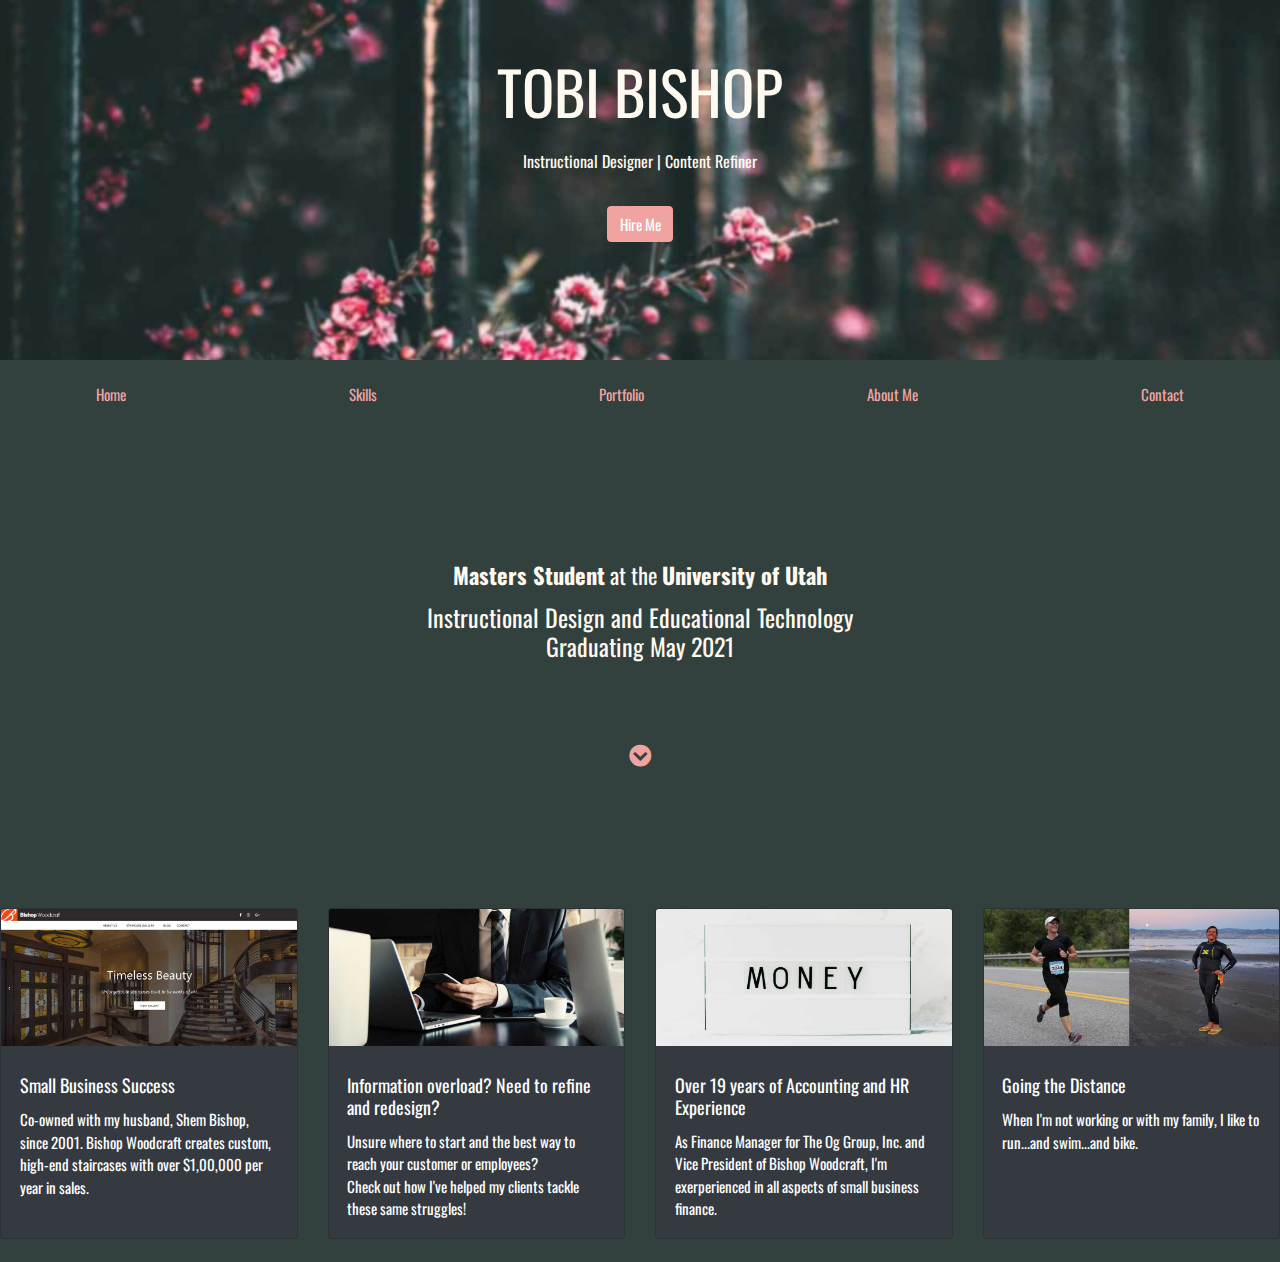
<file: index.html>
<!DOCTYPE html>
<html lang="en">
	<head>
		<!-- Required meta tags -->
		<meta charset="utf-8" />
		<meta name="viewport" content="width=device-width, initial-scale=1, shrink-to-fit=no" />

		<!-- Bootstrap CSS -->
		<link
			rel="stylesheet"
			href="https://stackpath.bootstrapcdn.com/bootstrap/4.4.1/css/bootstrap.min.css"
			integrity="sha384-Vkoo8x4CGsO3+Hhxv8T/Q5PaXtkKtu6ug5TOeNV6gBiFeWPGFN9MuhOf23Q9Ifjh"
			crossorigin="anonymous"
		/>
		<!-- W3 -->
		<link rel="stylesheet" href="https://www.w3schools.com/w3css/4/w3.css" />
		<link rel="stylesheet" href="https://fonts.googleapis.com/css?family=Oswald" />
		<link rel="stylesheet" href="https://fonts.googleapis.com/css?family=Open Sans" />
		<link rel="stylesheet" href="https://cdnjs.cloudflare.com/ajax/libs/font-awesome/4.7.0/css/font-awesome.min.css" />

		<!-- FontAwesome CSS -->
		<link rel="stylesheet" href="https://cdnjs.cloudflare.com/ajax/libs/font-awesome/5.11.2/css/all.min.css" />

		<!-- Google Fonts -->
		<link href="https://fonts.googleapis.com/css?family=Comfortaa|Montserrat|Roboto&display=swap" rel="stylesheet" />
		<link href="https://fonts.googleapis.com/css?family=Kristi&display=swap" rel="stylesheet" />

		<!-- Main Stylesheet -->
		<!--This isn't connecting to my file for some reason-->
		<link rel="stylesheet" href="css/style.css" />

		<style>
			h1,
			h2,
			h3,
			h4,
			h5,
			h6,
			a {
				font-family: "Oswald";
			}
			body {
				font-family: "Oswald";
			}
            
		</style>

		
		<title>Tobi Bishop</title>
	</head>

	<body>
        <!--Hero Image ?-->
		<div class="hero-image">
			<div class="hero-text" style="color: floralwhite">
                <div class="row justify-content-center align-items-center" height="50vh;">
                    <h1>TOBI BISHOP</h1>
                </div>
                 <div class="row justify-content-center align-items-center">
                    <h6>Instructional Designer | Content Refiner</h6>
                </div>
                <div class="row justify-content-around">
				        <a id="hire_me" class="btn btn-info" href="#contact">Hire Me</a>
				</div>
            </div>
		  </div>

		<div id="nav_bar" style="height: 7vh;">
			<div class="row justify-content-around align-items-end" style="height: 5vh;">
				<div>
					<a href="index.html" h4>Home</a>
				</div>
				<div>
					<a href="skills.html" h4>Skills</a>
				</div>
				<div>
					<a href="portfolio.html" h4>Portfolio</a>
				</div>
                <div>
					<a href="mystory.html" h4>About Me</a>
				</div>
				<div>
					<a href="contact.html" h4>Contact</a>
				</div>
			</div>
		</div>

    <div id="purpose">
        <div class="row justify-content-center align-items-center" style="height: 45vh">
            <div class="col">
                <strong>Masters Student</strong> at the <strong>University of Utah</strong><br>
                <h3>Instructional Design and Educational Technology<br>
                Graduating May 2021</h3><br><br>
                <a href="#cards">
                <i id="chevron" class="fas fa-chevron-circle-down"></i>
                </a>
            </div>
        </div>
    </div>
        
    <!--Cards-->    
    <div id="cards">
    <div class="row row-cols-1 row-cols-md-4">
        <div class="col mb-4">
            <a href="https://bishopwoodcraft.com/" target="_blank">

            <div class="card h-100 bg-dark text-white">
                <img src="img/Bishop-Woodcraft.jpg" class="card-img-top" alt="www.bishopwoodcraft.com">
            
            <div class="card-body">
                <h5 class="card-title">Small Business Success</h5>
                <p class="card-text">Co-owned with my husband, Shem Bishop, since 2001. Bishop Woodcraft creates custom, high-end staircases with over $1,00,000 per year in sales.</p>
            </div>
            </div></a>
        </div>
        
        <div class="col mb-4">
            <div id="card">
            <a href="portfolio.html">
            <div class="card h-100 bg-dark text-white">
              <img src="img/man-working.jpg" class="card-img-top" alt="man working on computer">
            
            <div class="card-body">
                <a href="portfolio.html">
                    <h5 class="card-title">Information overload? Need to refine and redesign?</h5>
                <p class="card-text">Unsure where to start and the best way to reach your customer or employees?<br> Check out how I've helped my clients tackle these same struggles!</p></a>
            </div>
            </div></a>
            </div>
        </div>
    
        <div class="col mb-4">
            <a href="skills.html">
            <div class="card h-100 bg-dark text-white">
                <img src="img/money-sign-2.jpg" class="card-img-top" alt="Accounting">
            
            <div class="card-body">
            <h5 class="card-title">Over 19 years of Accounting and HR Experience</h5>
            <p class="card-text">As Finance Manager for The Og Group, Inc. and Vice President of Bishop Woodcraft, I'm exerperienced in all aspects of small business finance.</p>
            </div>
            </div></a>
        </div>
        
        <div class="col mb-4">
        <a href="mystory.html">
            <div class="card h-100 bg-dark text-white">
                <img src="img/sports.jpg" class="card-img-top" alt="Running and swimming">
            
            <div class="card-body">
                <h5 class="card-title">Going the Distance</h5>
                <p class="card-text">When I'm not working or with my family, I like to run...and swim...and bike.</p>
            </div>
            </div></a>
        </div>
    </div>
    </div>
    </body>
<!--Old landing page
		<div id="sec_body">
			<div class="row justify-content-center align-items-start no-gutters" style="height: 43vh;">
                <div class="col-8 col-md-10">
					<div id="body_left">
                        Masters Student at the University of Utah<br>
                        Instructional Design and Educational Technology - Graduating May 2021<br><br>
                        Co-owner, with husband, of <a href="https://bishopwoodcraft.com/" target="_blank">Bishop Woodcraft - building custom staircases since 2001</a><br><br>
                        Over 19 years of HR and Accounting experience<br><br> 
                    </div>
                    
                    <div id="ques_sidebar">
					   <div class="col align-self-end">
						<strong>Information overload?</strong>
					   </div><br>
					   <div class="col align-self-start">
						<strong>Need to refine and redesign?</strong>
					   </div><br>
					   <div class="col align-self-start">
						<strong>Looking for focus and advancement?</strong>
					   </div><br>
                        <div class="col align-self-start">
						Check out how I've helped my clients tackle these same struggles!
					   </div><br>  
                        <div class="row justify-content-around">
				        <a id="click_here" class="btn btn-dark" href="#portfolio">Click Here!</a>
				        </div>
                    </div>
                    
                    <div id="social_media">
                        <div class="col justify-content-around">
                            Connect with me on social media</div><br><br> 
                            <button type="button" class="btn btn-light">Facebook</button>
                            <button type="button" class="btn btn-light">Instagram</button>
                            <button type="button" class="btn btn-light">LinkedIn</button>
                        
                    </div>
                    
				</div>
                
				<div class="col-4 col-md-2">
                    <div id="headshot">
                        <img src="img/headshot-3.jpg" width="100%" height="auto" alt="Tobi Bishop headshot" />              
                     </div>
                    
                    
				</div>
                
            </div>
            
            <div class="row justify-content-center align-items-start" >
                <div class="col-8">
                   
                </div>

 
			</div>	
        </div>
	</body>
-->
	<!--Old code...saving just in case
            <div class="row justify-content-center align-items-end" style="height: 70vh;">
                <div class="col-6">
                    <h6>Master student at the University of Utah</h6>
                    <h6>Small business owner</h6>
                    <h6>Mother of six</h6>
                </div>
                <div class="col-4">
                 
                </div>
            </div>
		</div><br>
        
        
		<nav id="sec_nav">
            <h2>Take a look at...</h2>
			<ul>
                <li><a href="#sec_work">My Work</a></li>
				<li><a href="#sec_skills">My Skills</a></li>
				<li><a href="#sec_story">The Backstory<a></li>
				<li><a href="contact.html" target="_blank" class="btn btn-info" href="contact.html" role="button" target="_blank">Contact Info</a></li>
			</ul>
		</nav>
        
	    <br>
        <br>
		<div id="sec_work">
			
			<h1>My Work</h1>
              <small><a href="#sec_lan">Back to Top</a></small>
			<h4>Habit Finder(TM) Asessment Training</h4>
			<p class="par_work">
				Redesign of Habit Finder(TM) Assessment Training implementing learning theory principles and user needs. 
                <br><br>
                Programs used: Microsoft Word, Adobe Photoshop
			</p>
            <h4>Graduate Research Resources</h4>
            <p class="par_work">
				Current Project: Learning module to present College of Education librarian Donna Ziegenfuss's "5 Strategies for Graduate Research."
			</p>
		</div>
		
        <br><br>
        <div id="sec_skills">
			
			<h1>My Skills</h1>
              <small><a href="#sec_lan">Back to Top</a></small>
			<p>
				Lorem ipsum dolor sit amet, consectetur adipiscing elit, sed do eiusmod tempor incididunt ut labore et dolore magna aliqua. Ut enim ad minim veniam,
				quis nostrud exercitation ullamco laboris nisi ut aliquip ex ea commodo consequat. Duis aute irure dolor in reprehenderit in voluptate velit esse
				cillum dolore eu fugiat nulla pariatur.
			</p>
		</div>
        
        <br><br>
        <div id="sec_story">
			
			<h1>The Backstory</h1>
              <small><a href="#sec_lan">Back to Top</a></small><br>
			<img src=http://placekitten.com/200/300 alt="Tobi Bishop headshot" height="300" width="auto" />
			<p>
				
                Photo by Lisa Fotios from Pexels
                
                Photo by Louis from Pexels


                Lorem ipsum dolor sit amet, consectetur adipiscing elit, sed do eiusmod tempor incididunt ut labore et dolore magna aliqua. Ut enim ad minim veniam,
				quis nostrud exercitation ullamco laboris nisi ut aliquip ex ea commodo consequat. Duis aute irure dolor in reprehenderit in voluptate velit esse
				cillum dolore eu fugiat nulla pariatur.
			</p>
		</div> -->

	<script
		src="https://code.jquery.com/jquery-3.4.1.slim.min.js"
		integrity="sha384-J6qa4849blE2+poT4WnyKhv5vZF5SrPo0iEjwBvKU7imGFAV0wwj1yYfoRSJoZ+n"
		crossorigin="anonymous"
	></script>
	<script
		src="https://cdn.jsdelivr.net/npm/popper.js@1.16.0/dist/umd/popper.min.js"
		integrity="sha384-Q6E9RHvbIyZFJoft+2mJbHaEWldlvI9IOYy5n3zV9zzTtmI3UksdQRVvoxMfooAo"
		crossorigin="anonymous"
	></script>
	<script
		src="https://stackpath.bootstrapcdn.com/bootstrap/4.4.1/js/bootstrap.min.js"
		integrity="sha384-wfSDF2E50Y2D1uUdj0O3uMBJnjuUD4Ih7YwaYd1iqfktj0Uod8GCExl3Og8ifwB6"
		crossorigin="anonymous"
	></script>
</html>
</file>
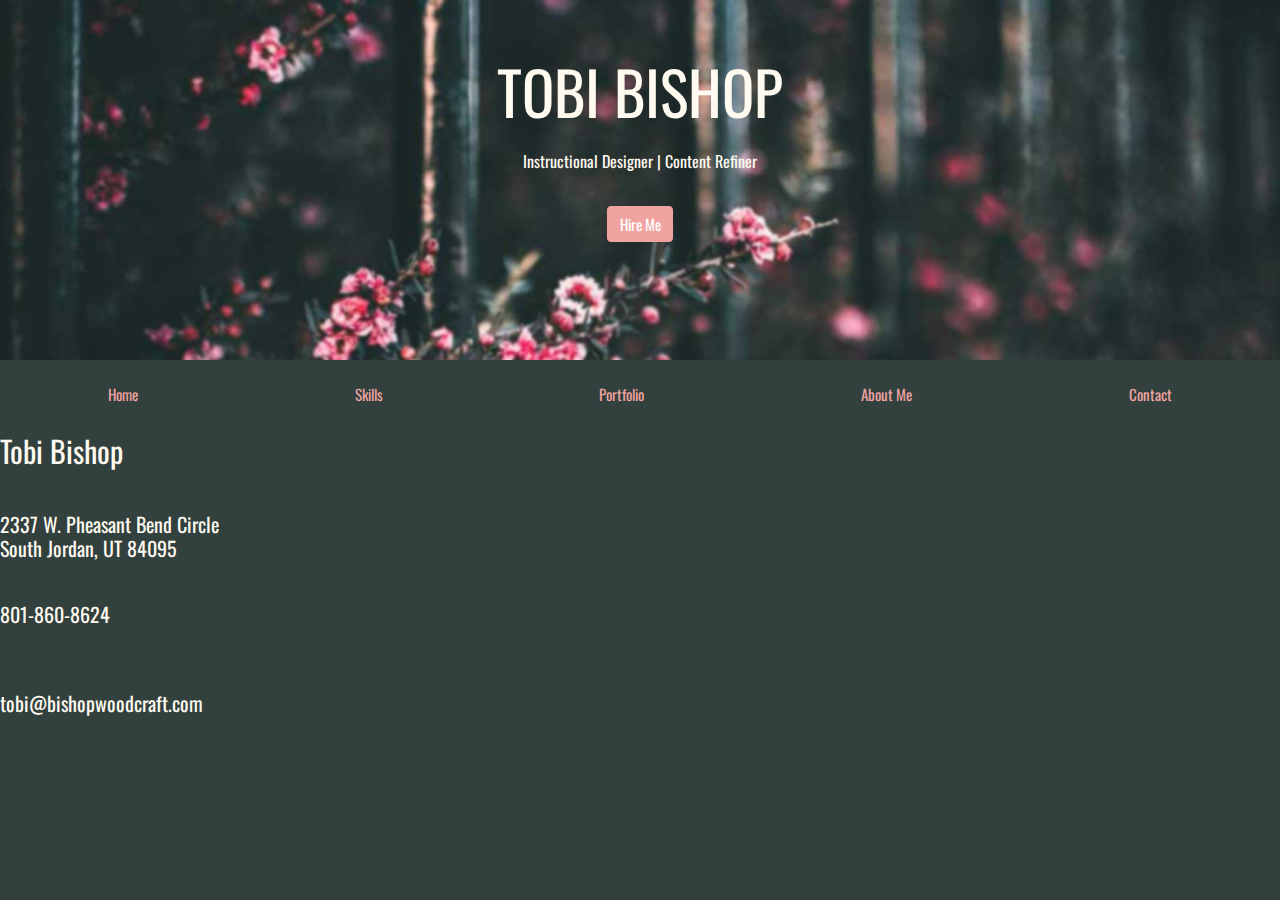
<file: contact.html>
<!DOCTYPE html>
<html lang="en">
	<head>
		<!-- Required meta tags -->
		<meta charset="utf-8" />
		<meta name="viewport" content="width=device-width, initial-scale=1, shrink-to-fit=no" />

		<!-- Bootstrap CSS -->
		<link
			rel="stylesheet"
			href="https://stackpath.bootstrapcdn.com/bootstrap/4.4.1/css/bootstrap.min.css"
			integrity="sha384-Vkoo8x4CGsO3+Hhxv8T/Q5PaXtkKtu6ug5TOeNV6gBiFeWPGFN9MuhOf23Q9Ifjh"
			crossorigin="anonymous"
		/>
		<!-- W3 -->
		<link rel="stylesheet" href="https://www.w3schools.com/w3css/4/w3.css" />
		<link rel="stylesheet" href="https://fonts.googleapis.com/css?family=Oswald" />
		<link rel="stylesheet" href="https://fonts.googleapis.com/css?family=Open Sans" />
		<link rel="stylesheet" href="https://cdnjs.cloudflare.com/ajax/libs/font-awesome/4.7.0/css/font-awesome.min.css" />

		<!-- FontAwesome CSS -->
		<link rel="stylesheet" href="https://cdnjs.cloudflare.com/ajax/libs/font-awesome/5.11.2/css/all.min.css" />

		<!-- Google Fonts -->
		<link href="https://fonts.googleapis.com/css?family=Comfortaa|Montserrat|Roboto&display=swap" rel="stylesheet" />
		<link href="https://fonts.googleapis.com/css?family=Kristi&display=swap" rel="stylesheet" />

		<!-- Main Stylesheet -->
		<!--This isn't connecting to my file for some reason-->
		<link rel="stylesheet" href="css/style.css" />

		<style>
			h1,
			h2,
			h3,
			h4,
			h5,
			h6,
			a {
				font-family: "Oswald";
			}
			body {
				font-family: "Oswald";
			}
            
		</style>

		
		<title>Tobi Bishop</title>
	</head>

	<body>
		
        <!--Hero Image ?-->
		<div class="hero-image">
			<div class="hero-text" style="color: floralwhite">
                <div class="row justify-content-center align-items-center" height="50vh;">
                    <h1>TOBI BISHOP</h1></div>
                 <div class="row justify-content-center align-items-center">
                    <h6>Instructional Designer | Content Refiner</h6></div>
                <div class="row justify-content-around">
				        <a id="hire_me" class="btn btn-info" href="#contact">Hire Me</a>
				        </div>
            </div>
            
        </div>

		
		<div id="nav_bar" class="container-fluid" style="height: 7vh;">
			<div class="row justify-content-around align-items-end" style="height: 5vh;">
				<div>
					<a href="index.html" h4>Home</a>
				</div>
				<div>
					<a href="skills.html" h4>Skills</a>
				</div>
				<div>
					<a href="portfolio.html" h4>Portfolio</a>
				</div>
                <div>
					<a href="mystory.html" h4>About Me</a>
				</div>
				<div>
					<a href="contact.html" h4>Contact</a>
				</div>
				
			</div>
		</div>
    
    <div id="contact_info">
        <div class="row">
            <div class="col">
                <h2>Tobi Bishop</h2><br>
                <h4>2337 W. Pheasant Bend Circle<br>
                South Jordan, UT 84095</h4><br>
                <h4>801-860-8624</h4><br><br>
                <h4>tobi@bishopwoodcraft.com</h4>
            </div>
        </div>
    </div> 
  </body> 
</html>       
    <!-- Optional JavaScript -->
    <!-- jQuery first, then Popper.js, then Bootstrap JS -->
    <script src="https://code.jquery.com/jquery-3.4.1.slim.min.js" integrity="sha384-J6qa4849blE2+poT4WnyKhv5vZF5SrPo0iEjwBvKU7imGFAV0wwj1yYfoRSJoZ+n" crossorigin="anonymous"></script>
    <script src="https://cdn.jsdelivr.net/npm/popper.js@1.16.0/dist/umd/popper.min.js" integrity="sha384-Q6E9RHvbIyZFJoft+2mJbHaEWldlvI9IOYy5n3zV9zzTtmI3UksdQRVvoxMfooAo" crossorigin="anonymous"></script>
    <script src="https://stackpath.bootstrapcdn.com/bootstrap/4.4.1/js/bootstrap.min.js" integrity="sha384-wfSDF2E50Y2D1uUdj0O3uMBJnjuUD4Ih7YwaYd1iqfktj0Uod8GCExl3Og8ifwB6" crossorigin="anonymous"></script>
</file>
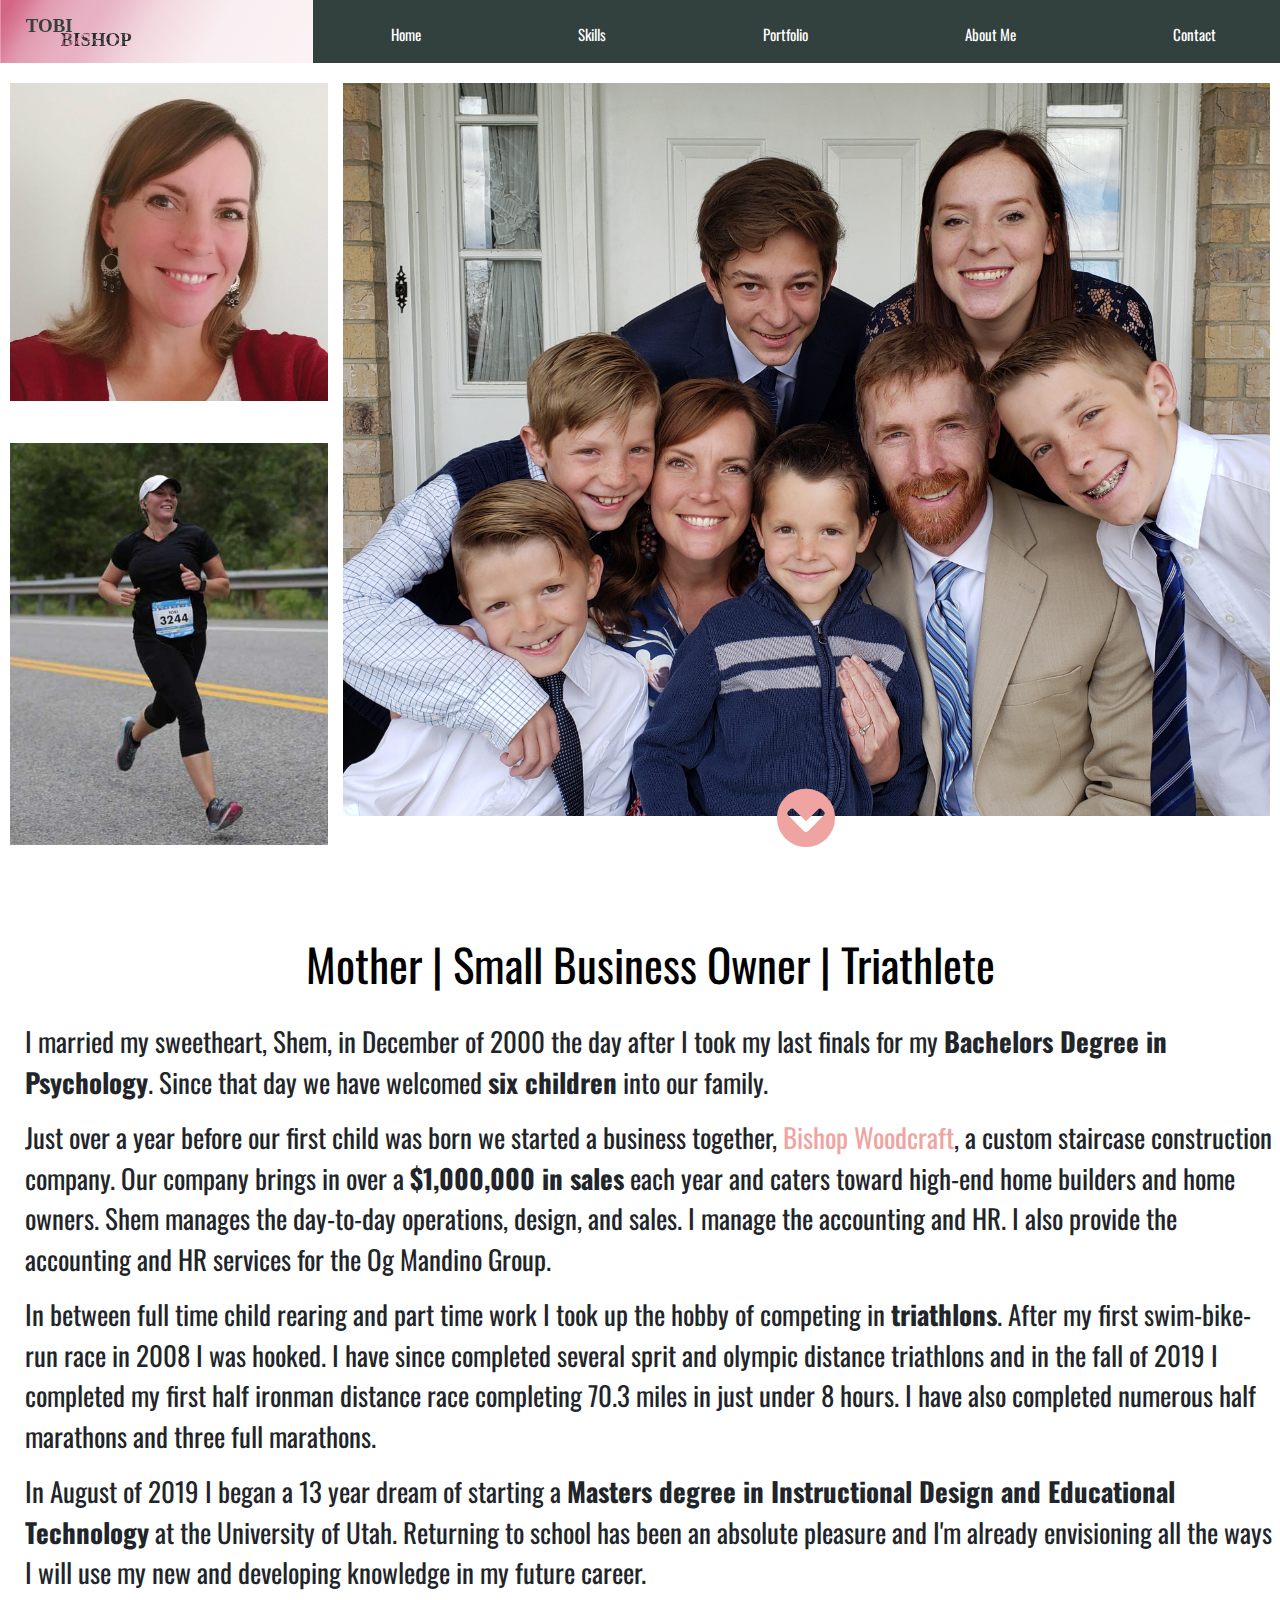
<file: mystory.html>
<!DOCTYPE html>
<html lang="en">
	<head>
		<!-- Required meta tags -->
		<meta charset="utf-8" />
		<meta name="viewport" content="width=device-width, initial-scale=1, shrink-to-fit=no" />

		<!-- Bootstrap CSS -->
		<link
			rel="stylesheet"
			href="https://stackpath.bootstrapcdn.com/bootstrap/4.4.1/css/bootstrap.min.css"
			integrity="sha384-Vkoo8x4CGsO3+Hhxv8T/Q5PaXtkKtu6ug5TOeNV6gBiFeWPGFN9MuhOf23Q9Ifjh"
			crossorigin="anonymous"
		/>
		<!-- W3 -->
		<link rel="stylesheet" href="https://www.w3schools.com/w3css/4/w3.css" />
		<link rel="stylesheet" href="https://fonts.googleapis.com/css?family=Oswald" />
		<link rel="stylesheet" href="https://fonts.googleapis.com/css?family=Open Sans" />
		<link rel="stylesheet" href="https://cdnjs.cloudflare.com/ajax/libs/font-awesome/4.7.0/css/font-awesome.min.css" />

		<!-- FontAwesome CSS -->
		<link rel="stylesheet" href="https://cdnjs.cloudflare.com/ajax/libs/font-awesome/5.11.2/css/all.min.css" />

		<!-- Google Fonts -->
		<link href="https://fonts.googleapis.com/css?family=Comfortaa|Montserrat|Roboto&display=swap" rel="stylesheet" />
		<link href="https://fonts.googleapis.com/css?family=Kristi&display=swap" rel="stylesheet" />

		<!-- Main Stylesheet -->
		<!--This isn't connecting to my file for some reason-->
		<link rel="stylesheet" href="css/mystory.css" />

		<style>
			h1,
			h2,
			h3,
			h4,
			h5,
			h6,
			a {
				font-family: "Oswald";
			}
			body {
				font-family: "Oswald";
			}
            
		</style>

		
		<title>Tobi Bishop</title>
	</head>

	<body>
		
        <!--Header-->
		<div id="header_logo">
			<div class="row justify-content-left align-items-start">
                <div class="col-12 col-sm-4 col-lg-3">
                    <img src="img/logo%20left%202.svg" style="height: 7vh;"></div>   
                <div class="col-12 col-sm-8 col-lg-9" "container" id="nav_bar"  style="height: 7vh;" >
			         <div class="row justify-content-around align-items-end" style="height: 5vh;">
				    <div>
					<a href="index.html" h4>Home</a>
				    </div>
				    <div>
					<a href="skills.html" h4>Skills</a>
				    </div>
				    <div>
					<a href="portfolio.html" h4>Portfolio</a>
				    </div>
                    <div>
					<a href="mystory.html" h4>About Me</a>
				    </div>
				    <div>
					<a href="contact.html" h4>Contact</a>
				    </div>
				
			         </div>
                
                </div>
            
            </div>
        </div>
        
        <!--CSS Grid-->
            <div id="about_me_grid">
                <div class="row justify-content-center align-items-center">
                <div class="grid-container" style="height: 86vh;">
                    <div class="item1">
                        <img src="img/headshot.jpg" style="width: 100%"></div>
                    <div class="item2">
                        <img src="img/running.jpg" style="width: 100%"></div>
                    <div class="item3">
                        <img src="img/family%202020.jpg" style="width: 100%"></div>
                    <div class="item4">
                        <a href="#bio">
                            <i id="chevron" class="fas fa-chevron-circle-down align-items-center"></i>
                        </a>
                    </div>
                </div>
                </div>
            </div>    
        
        <!--Bio Text-->        
            <div id="bio">
                <div class="row">
                    <div id="bio_title" class="col">
                        <h4>Mother | Small Business Owner | Triathlete</h4></div>
                </div>
                <div class="row">
                    <div id="bio" class="col">
                    <p>I married my sweetheart, Shem, in December of 2000 the day after I took my last finals for my <strong>Bachelors Degree in Psychology</strong>. Since that day we have welcomed <strong>six children</strong> into our family.</p>
                    <p>Just over a year before our first child was born we started a business together, <a href="https://bishopwoodcraft.com/" target="_blank" id="bishop_woodcraft">Bishop Woodcraft</a>, a custom staircase construction company. Our company brings in over a <strong>$1,000,000 in sales</strong> each year and caters toward high-end home builders and home owners. Shem manages the day-to-day operations, design, and sales. I manage the accounting and HR. I also provide the accounting and HR services for the Og Mandino Group.</p>
                    <p>In between full time child rearing and part time work I took up the hobby of competing in <strong>triathlons</strong>. After my first swim-bike-run race in 2008 I was hooked. I have since completed several sprit and olympic distance triathlons and in the fall of 2019 I completed my first half ironman distance race completing 70.3 miles in just under 8 hours. I have also completed numerous half marathons and three full marathons.</p>
                    <p>In August of 2019 I began a 13 year dream of starting a <strong>Masters degree in Instructional Design and Educational Technology</strong> at the University of Utah. Returning to school has been an absolute pleasure and I'm already envisioning all the ways I will use my new and developing knowledge in my future career. </p>
                    </div></div>
            </div>
        
        <!--Bio info
        <div id="about_me">
            <div class="row justify-content-start">
                <div class="col-4">
                <img src="img/headshot.jpg" style="width: 100%">
                </div>
                <div class="col-8">
                Lorem ipsum something about being a business owner, mother, triathlete, etc.
                </div>
            </div>
            
            <div class="row justify-content-start">
                <div class="col-4">
                <img src="img/family.jpg" style="width: 100%">
                </div>
                <div class="col-8">
                Lorem ipsum about husband and six kids
                </div>
            </div>
            
            <div class="row justify-content-start">
                <div class="col-4">
                <img src="img/running.jpg" style="width: 100%">
                </div>
                <div class="col-8">
                Lorem ipsum about running and triathlons
                </div>
            </div>
            
            <div class="row justify-content-start">
                <div class="col-4">
                <img src="img/birthday.jpg" style="width: 100%">
                </div>
                <div class="col-8">
                Lorem ipsum about event planning
                </div>
            </div>
        </div>
</file>
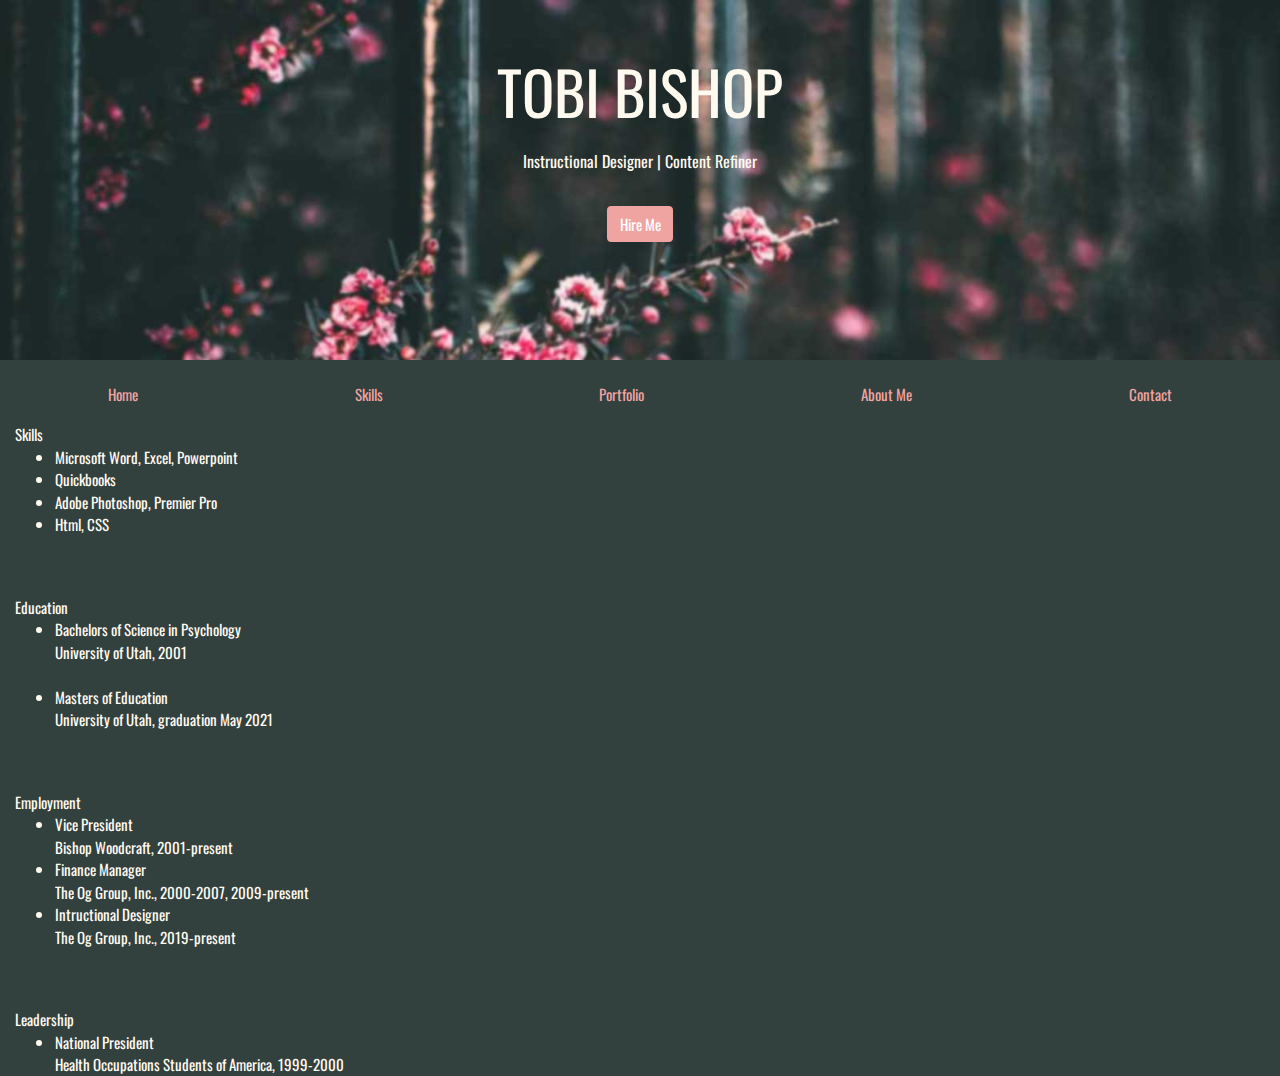
<file: skills.html>
<!DOCTYPE html>
<html lang="en">
	<head>
		<!-- Required meta tags -->
		<meta charset="utf-8" />
		<meta name="viewport" content="width=device-width, initial-scale=1, shrink-to-fit=no" />

		<!-- Bootstrap CSS -->
		<link
			rel="stylesheet"
			href="https://stackpath.bootstrapcdn.com/bootstrap/4.4.1/css/bootstrap.min.css"
			integrity="sha384-Vkoo8x4CGsO3+Hhxv8T/Q5PaXtkKtu6ug5TOeNV6gBiFeWPGFN9MuhOf23Q9Ifjh"
			crossorigin="anonymous"
		/>
		<!-- W3 -->
		<link rel="stylesheet" href="https://www.w3schools.com/w3css/4/w3.css" />
		<link rel="stylesheet" href="https://fonts.googleapis.com/css?family=Oswald" />
		<link rel="stylesheet" href="https://fonts.googleapis.com/css?family=Open Sans" />
		<link rel="stylesheet" href="https://cdnjs.cloudflare.com/ajax/libs/font-awesome/4.7.0/css/font-awesome.min.css" />

		<!-- FontAwesome CSS -->
		<link rel="stylesheet" href="https://cdnjs.cloudflare.com/ajax/libs/font-awesome/5.11.2/css/all.min.css" />

		<!-- Google Fonts -->
		<link href="https://fonts.googleapis.com/css?family=Comfortaa|Montserrat|Roboto&display=swap" rel="stylesheet" />
		<link href="https://fonts.googleapis.com/css?family=Kristi&display=swap" rel="stylesheet" />

		<!-- Main Stylesheet -->
		<!--This isn't connecting to my file for some reason-->
		<link rel="stylesheet" href="css/style.css" />

		<style>
			h1,
			h2,
			h3,
			h4,
			h5,
			h6,
			a {
				font-family: "Oswald";
			}
			body {
				font-family: "Oswald";
			}
            
		</style>

		
		<title>Tobi Bishop - Skills</title>
	</head>

	<body>
		
        <!--Hero Image ?-->
		<div class="hero-image">
			<div class="hero-text" style="color: floralwhite">
                <div class="row justify-content-center align-items-center" height="50vh;">
                    <h1>TOBI BISHOP</h1></div>
                 <div class="row justify-content-center align-items-center">
                    <h6>Instructional Designer | Content Refiner</h6></div>
                <div class="row justify-content-around">
				        <a id="hire_me" class="btn btn-info" href="#contact">Hire Me</a>
				        </div>
            </div>
            
		  </div>

		
		<div id="nav_bar" class="container-fluid" style="height: 7vh;">
			<div class="row justify-content-around align-items-end" style="height: 5vh;">
				<div>
					<a href="index.html" h4>Home</a>
				</div>
				<div>
					<a href="skills.html" h4>Skills</a>
				</div>
                
				<div>
					<a href="portfolio.html" h4>Portfolio</a>
				</div>
                <div>
					<a href="mystory.html" h4>About Me</a>
				</div>
				<div>
					<a href="contact.html" h4>Contact</a>
				</div>
				
			</div>
		</div>
    
        <!--Skills list-->
        <div id="skills" class="container-fluid">
            Skills
            <ul>
                <li>Microsoft Word, Excel, Powerpoint</li>    
                <li>Quickbooks</li>
                <li>Adobe Photoshop, Premier Pro</li>
                <li>Html, CSS</li>
            </ul><br><br>
            
            Education<br>
            <ul>
                <li>Bachelors of Science in Psychology<br>
                University of Utah, 2001<br><br></li>
            
                <li>Masters of Education<br>
                University of Utah,  graduation May 2021</li><br><br>
            </ul>
            
            Employment
            <ul>
                <li>Vice President<br>
                    Bishop Woodcraft, 2001-present</li>
                <li>Finance Manager<br>
                The Og Group, Inc., 2000-2007, 2009-present</li>
                <li>Intructional Designer<br>
                The Og Group, Inc., 2019-present</li>
            </ul><br><br>
            
            Leadership<br>
            <ul>
                <li>National President<br>
                Health Occupations Students of America, 1999-2000</li>
            </ul>
        </div>
    </body>
</html>
</file>
<file: css/style.css>
/* CSS Reference from W3School: https://www.w3schools.com/cssref/ */

/* Example Variables */
:root {
	/* Fonts */
	--main-font-primary: "Kristi", cursive;
	--main-font-secondary: "Montserrat", sans-serif;
	--main-font-tertiary: "Comfortaa", cursive;
	/* Colors */
	--main-color-burgandy: #8C4256;
    --main-color-darkpink: #D95F8C;
    --main-color-pink: #F2A7C3;
    --main-color-salmon: #F0A4A1;
    --main-color-black: #1C2625;
    --main-color-gray: #32403E; 
}

body,
html {
	height: 100%;
    background-color: var(--main-color-gray);
}


.hero-image {
	background-image: url(hero-image.jpg);
	height: 40%;
	background-position: center;
	background-repeat: no-repeat;
	background-size: cover;
	position: relative;
}

h1 {
    font-size: 4em;
    margin: 10px;
    padding-top: 45px;
    }

h6{
    margin: 15px;
    padding-bottom: 20px;
    color: floralwhite;
}

#hire_me {
    background-color: var(--main-color-salmon);
    border-color: var(--main-color-salmon);
}

#nav_bar {
    background-color: var(--main-color-gray);
    color: var(--main-color-salmon);
}

h4, 
h2 {
    color: floralwhite;
}

#purpose {
    margin: 40px;
    text-align: center;
    color: floralwhite;
    font-size: 1.5em;    
}

#chevron {
    color: var(--main-color-salmon);
    
}


#sec_body,
#port_body {
    margin-left: 0px;
    text-align: center;
}

#body_left {
    background-color: var(--main-color-gray);
    padding: 20px;
    color: var(--main-color-burgandy);
}

#ques_sidebar {
    background-color: var(--main-color-burgandy);
    color: floralwhite;
    padding: 10px;
    margin: 0px;
}

#click_here {
    color: floralwhite;
}
#social_media {
    background-color: var(--main-color-gray);
    color: black;
    padding: 15px;
}

#skills {
    color: floralwhite;
    font-size: 1em
}

#about_me {
    color: floralwhite;
    font-size: 1rem;
}
</file>
<file: css/mystory.css>
/* CSS Reference from W3School: https://www.w3schools.com/cssref/ */

/* Example Variables */
:root {
	/* Fonts */
	--main-font-primary: "Kristi", cursive;
	--main-font-secondary: "Montserrat", sans-serif;
	--main-font-tertiary: "Comfortaa", cursive;
	/* Colors */
	--main-color-burgandy: #8C4256;
    --main-color-darkpink: #D95F8C;
    --main-color-pink: #F2A7C3;
    --main-color-salmon: #F0A4A1;
    --main-color-black: #1C2625;
    --main-color-gray: #32403E; 
}

body,
html {
	height: 100%;
    background-color: white;
}


h1 {
    font-size: 4em;
    margin: 10px;
    padding-top: 45px;
    }

h6{
    margin: 15px;
    padding-bottom: 20px;
    color: floralwhite;
}

#nav_bar {
    background-color: var(--main-color-gray);
    color: white;
}

#header_logo {
   
}

h4, 
h2 {
    color: black;
    font-size: 3em;
}

p {
    font-size: 1.8em;
}
#chevron {
    color: var(--main-color-salmon);
    font-size: 4em
}

/* CSS Grid Area */
.about_me_grid {
    display: flex;
    align-self: center;
}

.grid-container {
	display: grid;
	grid-template-columns: 25% 73%;
	grid-template-rows: 47% 45% 8%;
    grid-template-areas: 
        "item1"
        "item2"
        "item3"
        "item4";
	grid-column-gap: 15px;
	grid-row-gap: 15px;
    background-color: white;
    padding: 20px;
    justify-content: center
}


.item1 {
    grid-column-start: 1;
    grid-column-end: 2;
    grid-row-start: 1;
    grid-row-end: 2;
}

.item2 {
    grid-column-start: 1;
    grid-column-end: 2;
    grid-row-start: 2;
    grid-row-end: 4;
}

.item3{
    grid-column-start: 2;
    grid-column-end: 3;
    grid-row-start: 1;
    grid-row-end: 3;
}

.item4{
    grid-column-start: 2;
    grid-column-end: 3;
    grid-row-start: 3;
    grid-row-end: 4;
    text-align: center;
}


#bio_title {
    text-align: center;
    padding-top: 70px;
}

#bio {
    padding-top: 20px;
    padding-left: 20px;
}

#bishop_woodcraft {
    color: var(--main-color-salmon);
}
</file>
